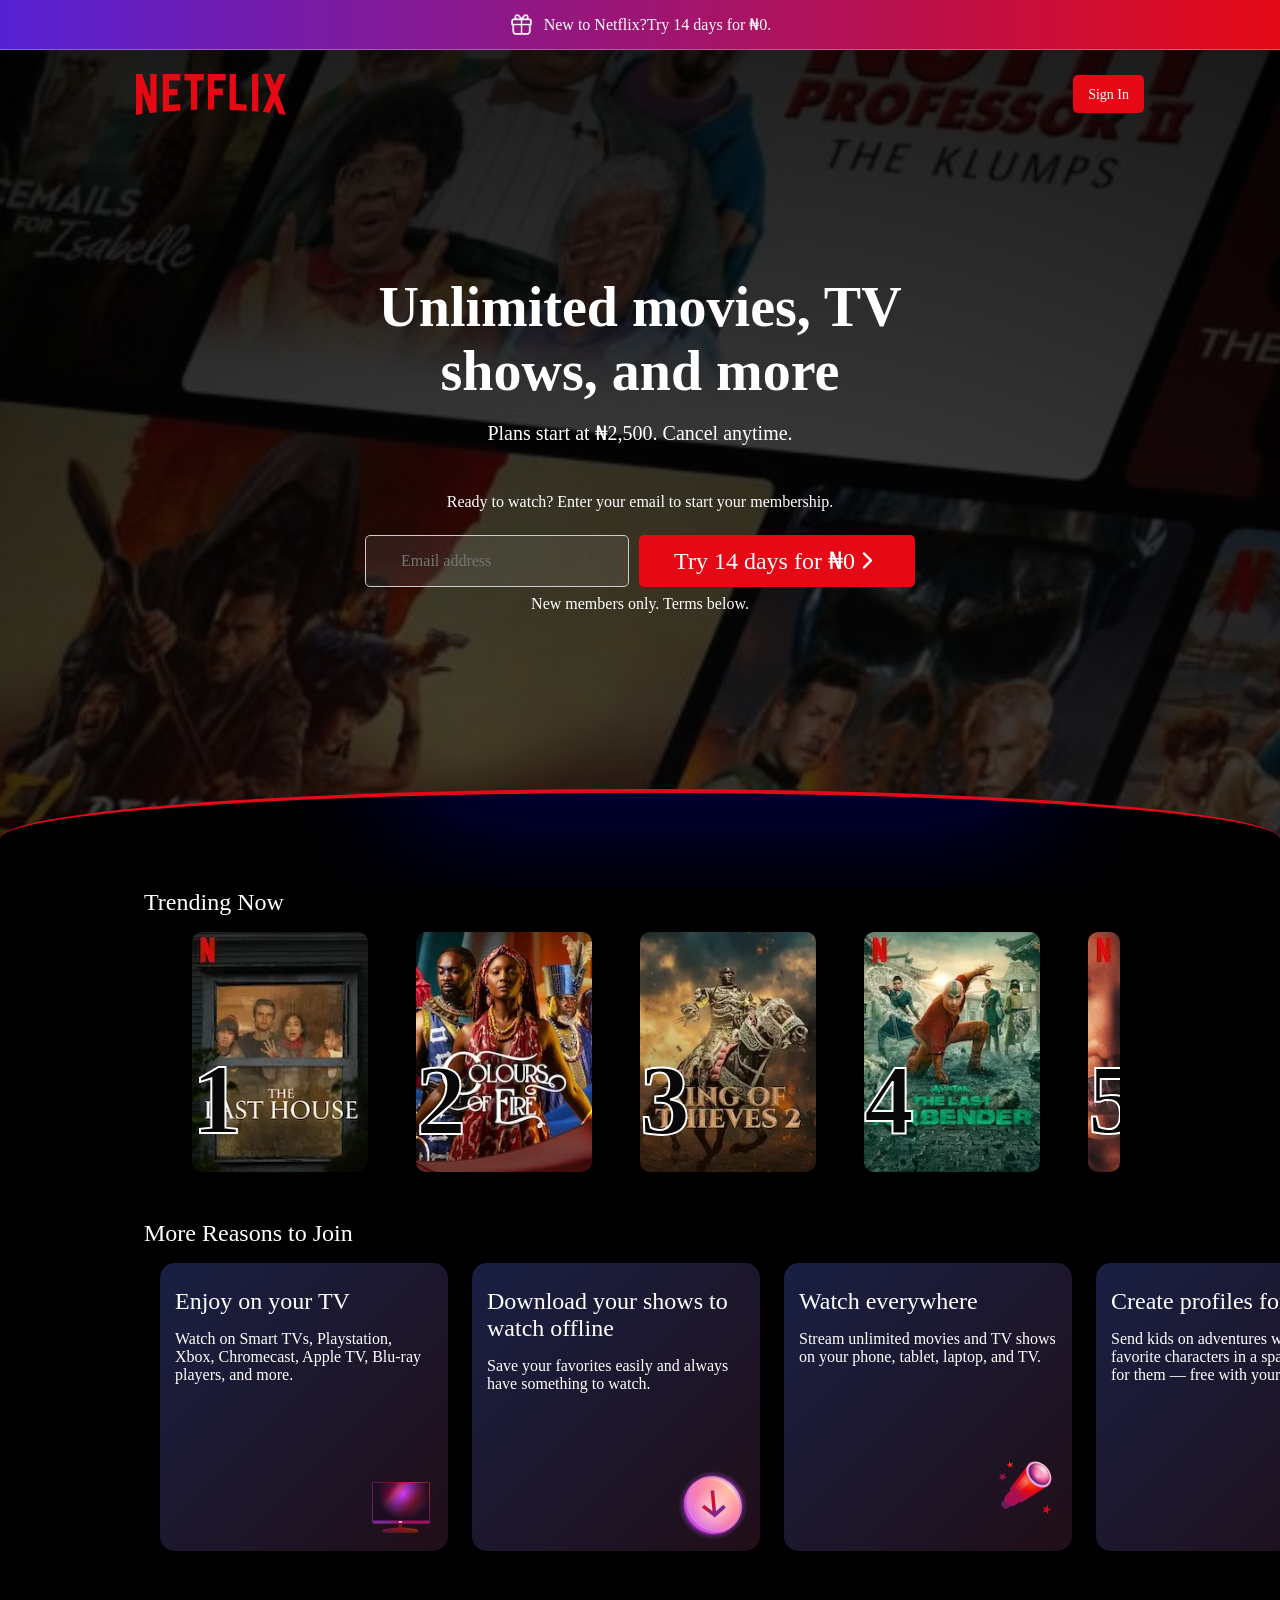
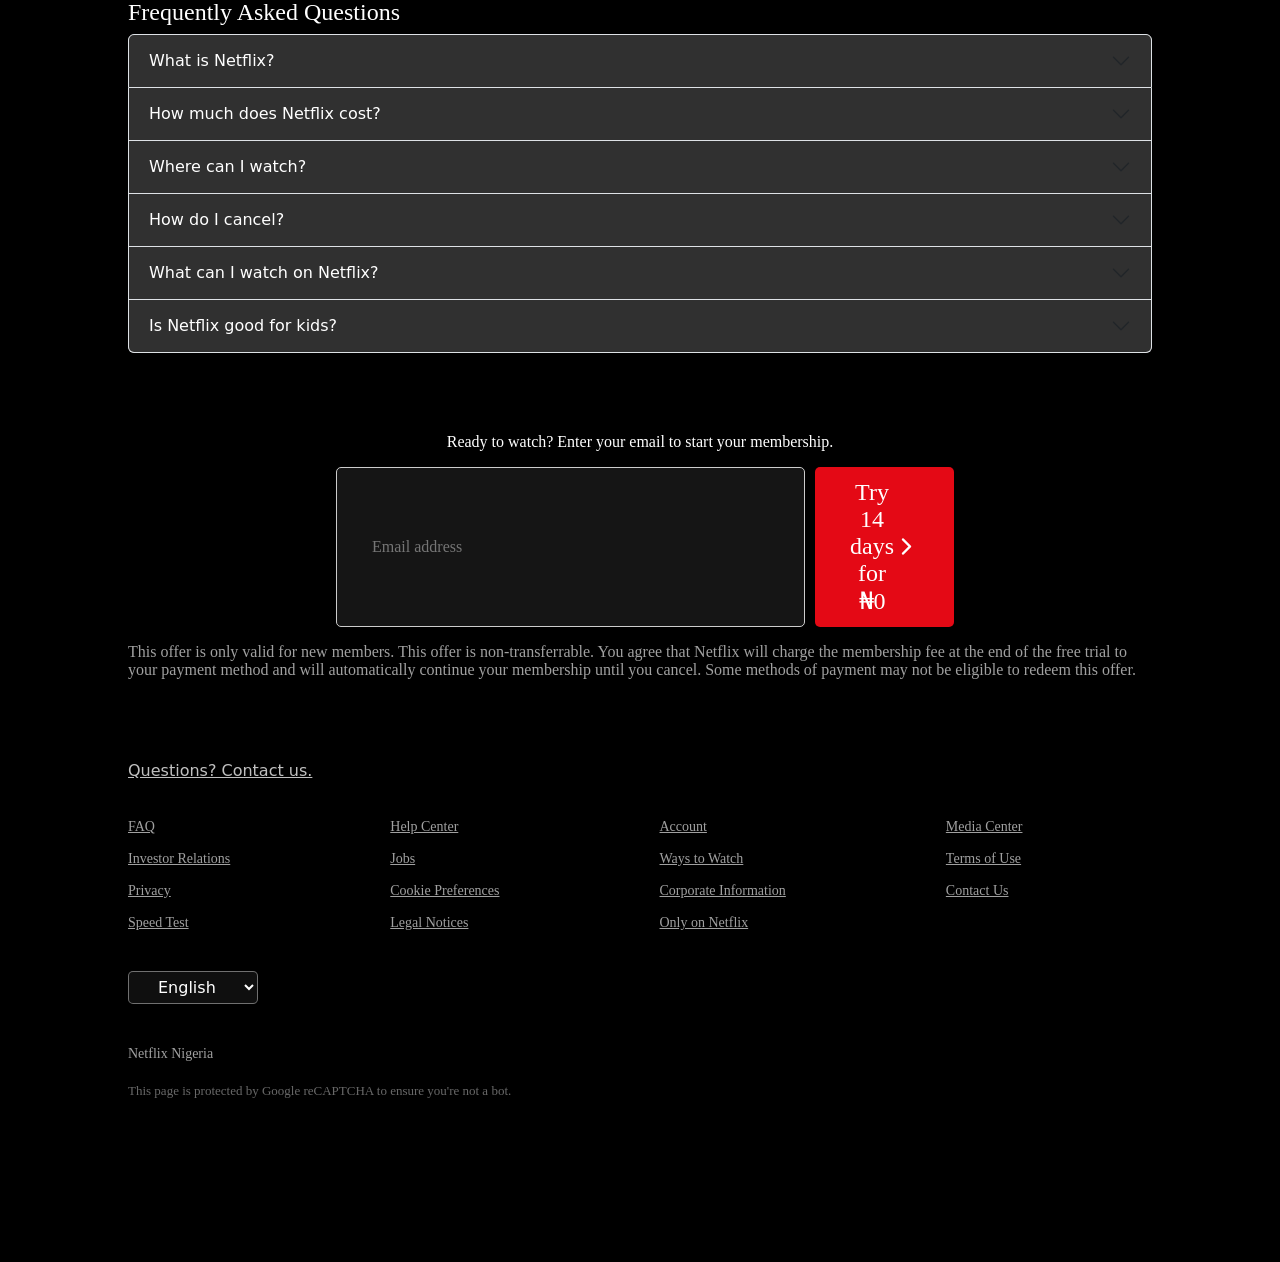
<file: index.html>
<!DOCTYPE html>
<html lang="en">

<head>
    <meta charset="UTF-8">
    <meta name="viewport" content="width=device-width, initial-scale=1.0">
    <link href="https://cdn.jsdelivr.net/npm/bootstrap@5.3.8/dist/css/bootstrap.min.css" rel="stylesheet"
        integrity="sha384-sRIl4kxILFvY47J16cr9ZwB07vP4J8+LH7qKQnuqkuIAvNWLzeN8tE5YBujZqJLB" crossorigin="anonymous">
    <link rel="stylesheet" href="./netflix.css">
    <title>Document</title>
</head>

<body>
    <header class="main-header">
        <a class="header-content" href="">
            <img class="gift-icon" src="./netfliximgs/gift (2)-recolored.png" alt="">
            <p class="header-text">New to Netflix?Try 14 days for ₦0.</p>
        </a>
    </header>
    <div class="top-flex">
        <img class="netflix-logo"
            src="./netfliximgs/imgi_1_AAAAAZge2REfWoSoWRs31izjUdgihldMUslSHTdfz-1aT4vVrgJuVByU92G8wIrBkwULJHWjM1khpzW0xWndigQFYViKFpy-pM6NZFnTKEPkpf9hcdSzCyzqBbcouyIpmgVLbodhaeyqCXaS.svg"
            alt="">
        <button class="signin-button">
            <span>Sign In</span>
        </button>
    </div>
    <div class="section1">
        <h1 class="section1-h1">Unlimited movies, TV
            <br>shows, and more
        </h1>
        <p class="section1-price">Plans start at ₦2,500. Cancel anytime.</p>
        <h3 class="section1-h3">Ready to watch? Enter your email to start your membership.</h3>
        <div class="section1-inputs">
            <input class="section1-email" type="email" placeholder="Email address">
            <button class="section1-button">
                <div class="section1-button-content">
                    <span>Try 14 days for ₦0</span>
                    <img class="section1-arrow" src="./netfliximgs/arrow.png" alt="">
                </div>
            </button>
        </div>
        <p class="section1-footer">New members only. Terms below.</p>
    </div>
    <div class="curve"></div>
    <div class="section2">
        <div class="section2-head">
            <h2 class="section2-h2">Trending Now</h2>
            <ul class="trendcards">
                <li class="bgspan card1">
                    <span class="numspan num1">1</span>
                </li>
                <li class="bgspan card2">
                    <span class="numspan num2">2</span>
                </li>
                <li class="bgspan card3">
                    <span class="numspan num3">3</span>
                </li>
                <li class="bgspan card4">
                    <span class="numspan num4">4</span>
                </li>
                <li class="bgspan card5">
                    <span class="numspan num5">5</span>
                </li>
                <li class="bgspan card6">
                    <span class="numspan num6">6</span>
                </li>
                <li class="bgspan card7">
                    <span class="numspan num7">7</span>
                </li>
                <li class="bgspan card8">
                    <span class="numspan num8">8</span>
                </li>
                <li class="bgspan card9">
                    <span class="numspan num9">9</span>
                </li>
                <li class="bgspan card10">
                    <span class="numspan num10">10</span>
                </li>
            </ul>
        </div>
        <div class="section3">
            <h2 class="section3-h2">More Reasons to Join</h2>
            <div class="section3-minisec">
                <div class="minisec box1">
                    <h3 class="sec3h3 box1h3">Enjoy on your TV</h3>
                    <p class="sec3p box1p">Watch on Smart TVs, Playstation, Xbox, Chromecast, Apple TV, Blu-ray players,
                        and more.</p>
                    <img class="sec3i box1i" src="./netfliximgs/download (8).svg" alt="">
                </div>
                <div class="minisec box2">
                    <h3 class="sec3h3 box2h3">Download your shows to watch offline</h3>
                    <p class="sec3p box2p">Save your favorites easily and always have something to watch.</p>
                    <img class="sec3i box2i" src="./netfliximgs/download (7).svg" alt="">
                </div>
                <div class="minisec box3">
                    <h3 class="sec3h3 box3h3">Watch everywhere</h3>
                    <p class="sec3p box3p">Stream unlimited movies and TV shows on your phone, tablet, laptop, and TV.
                    </p>
                    <img class="sec3i box3i" src="./netfliximgs/download (6).svg" alt="">
                </div>
                <div class="minisec box4">
                    <h3 class="sec3h3 box4h3">Create profiles for kids</h3>
                    <p class="sec3p box4p">Send kids on adventures with their favorite characters in a space made just
                        for them — free with your membership.</p>
                    <img class="sec3i box4i" src="./netfliximgs/download (5).svg" alt="">
                </div>
            </div>
        </div>

        <div class="section4">
            <h2 class="section4-h2">Frequently Asked Questions</h2>
            <div class="accordion" id="accordionExample">

                <!-- 1 -->
                <div class="accordion-item">
                    <h2 class="accordion-header" id="headingOne">
                        <button class="accordion-button collapsed" type="button" data-bs-toggle="collapse"
                            data-bs-target="#collapseOne" aria-expanded="false" aria-controls="collapseOne">
                            What is Netflix?
                        </button>
                    </h2>

                    <div id="collapseOne" class="accordion-collapse collapse" aria-labelledby="headingOne"
                        data-bs-parent="#accordionExample">

                        <div class="accordion-body">
                            Netflix is a streaming service that offers a wide variety of award-winning TV shows, movies,
                            anime, documentaries, and more on thousands of internet-connected devices.
                            <p>You can watch as much as you want, whenever you want without a single commercial – all
                                for one low monthly price. There's always something new to discover and new TV shows and
                                movies are added every week!</p>
                        </div>
                    </div>
                </div>


                <!-- 2 -->
                <div class="accordion-item">
                    <h2 class="accordion-header" id="headingTwo">
                        <button class="accordion-button collapsed" type="button" data-bs-toggle="collapse"
                            data-bs-target="#collapseTwo" aria-expanded="false" aria-controls="collapseTwo">
                            How much does Netflix cost?
                        </button>
                    </h2>

                    <div id="collapseTwo" class="accordion-collapse collapse" aria-labelledby="headingTwo"
                        data-bs-parent="#accordionExample">

                        <div class="accordion-body">
                            New members can try 14 days of Netflix for ₦0. After the free trial ends, your plan will
                            automatically renew at the regular price depending on the plan you select. Plans range from
                            ₦2,500 to ₦8,500.
                            <p>Watch Netflix on your smartphone, tablet, Smart TV, laptop, or streaming device. No extra
                                costs, cancel anytime.</p>
                        </div>
                    </div>
                </div>


                <!-- 3 -->
                <div class="accordion-item">
                    <h2 class="accordion-header" id="headingThree">
                        <button class="accordion-button collapsed" type="button" data-bs-toggle="collapse"
                            data-bs-target="#collapseThree" aria-expanded="false" aria-controls="collapseThree">
                            Where can I watch?
                        </button>
                    </h2>

                    <div id="collapseThree" class="accordion-collapse collapse" aria-labelledby="headingThree"
                        data-bs-parent="#accordionExample">

                        <div class="accordion-body">
                            Watch anywhere, anytime. Sign in with your Netflix account to watch instantly on the web at
                            netflix.com from your personal computer or on any internet-connected device that offers the
                            Netflix app, including smart TVs, smartphones, tablets, streaming media players and game
                            consoles.
                            <p>You can also download your favorite shows with the iOS or Android app. Use downloads to
                                watch while you're on the go and without an internet connection. Take Netflix with you
                                anywhere.</p>
                        </div>
                    </div>
                </div>


                <!-- 4 -->
                <div class="accordion-item">
                    <h2 class="accordion-header" id="headingFour">
                        <button class="accordion-button collapsed" type="button" data-bs-toggle="collapse"
                            data-bs-target="#collapseFour" aria-expanded="false" aria-controls="collapseFour">
                            How do I cancel?
                        </button>
                    </h2>

                    <div id="collapseFour" class="accordion-collapse collapse" aria-labelledby="headingFour"
                        data-bs-parent="#accordionExample">

                        <div class="accordion-body">
                            Netflix is flexible. You can easily cancel your account online in two clicks. There are no
                            cancellation fees – start or stop your account anytime.
                        </div>
                    </div>
                </div>


                <!-- 5 -->
                <div class="accordion-item">
                    <h2 class="accordion-header" id="headingFive">
                        <button class="accordion-button collapsed" type="button" data-bs-toggle="collapse"
                            data-bs-target="#collapseFive" aria-expanded="false" aria-controls="collapseFive">
                            What can I watch on Netflix?
                        </button>
                    </h2>

                    <div id="collapseFive" class="accordion-collapse collapse" aria-labelledby="headingFive"
                        data-bs-parent="#accordionExample">

                        <div class="accordion-body">
                            Netflix has an extensive library of feature films, documentaries, TV shows, anime,
                            award-winning Netflix originals, and more. Watch as much as you want, anytime you want.
                        </div>
                    </div>
                </div>


                <!-- 6 -->
                <div class="accordion-item">
                    <h2 class="accordion-header" id="headingSix">
                        <button class="accordion-button collapsed" type="button" data-bs-toggle="collapse"
                            data-bs-target="#collapseSix" aria-expanded="false" aria-controls="collapseSix">
                            Is Netflix good for kids?
                        </button>
                    </h2>

                    <div id="collapseSix" class="accordion-collapse collapse" aria-labelledby="headingSix"
                        data-bs-parent="#accordionExample">

                        <div class="accordion-body">
                            The Netflix Kids experience is included in your membership to give parents control while
                            kids enjoy family-friendly TV shows and movies in their own space.
                            <p>Kids profiles come with PIN-protected parental controls that let you restrict the
                                maturity rating of content kids can watch and block specific titles you don’t want kids
                                to see.</p>
                        </div>
                    </div>
                </div>

            </div>
            <div class="section5">
                <h3 class="section5-h3">Ready to watch? Enter your email to start your membership.</h3>
                <div class="section5-inputs">
                    <input class="section5-email" type="email" placeholder="Email address">
                    <button class="section5-button">
                        <div class="section5-button-content">
                            <span>Try 14 days for ₦0</span>
                            <img class="section5-arrow" src="./netfliximgs/arrow.png" alt="">
                        </div>
                    </button>
                </div>
                <p class="section5-p">This offer is only valid for new members. This offer is non-transferrable. You
                    agree that Netflix will charge the membership fee at the end of the free trial to your payment
                    method and will automatically continue your membership until you cancel. Some methods of payment may
                    not be eligible to redeem this offer.</p>
            </div>
        </div>
        <footer>
            <div class="footer-head"><a href="">Questions? Contact us.</a></div>
            <div class="footer-linksec">
                <ul class="linksec lsec1">
                    <li><a href="">FAQ</a></li>
                    <li><a href="">Investor Relations</a></li>
                    <li><a href="">Privacy</a></li>
                    <li><a href="">Speed Test</a></li>
                </ul>
                <ul class="linksec lsec2">
                    <li><a href="">Help Center</a></li>
                    <li><a href="">Jobs</a></li>
                    <li><a href="">Cookie Preferences</a></li>
                    <li><a href="">Legal Notices</a></li>
                </ul>
                <ul class="linksec lsec3">
                    <li><a href="">Account</a></li>
                    <li><a href="">Ways to Watch</a></li>
                    <li><a href="">Corporate Information</a></li>
                    <li><a href="">Only on Netflix</a></li>
                </ul>
                <ul class="linksec lsec4">
                    <li><a href="">Media Center</a></li>
                    <li><a href="">Terms of Use</a></li>
                    <li><a href="">Contact Us</a></li>
                </ul>
            </div>
            <select class="lang-select" name="" id="">
                <img src="./netfliximgs/translate-recolored.png" alt="">
                <option value="">English</option>
            </select>
            <p class="footerp">Netflix Nigeria</p>
            <span class="footerspan">This page is protected by Google reCAPTCHA to ensure you're not a bot.</span>
        </footer>

    </div>


</body>
<script src="https://cdn.jsdelivr.net/npm/bootstrap@5.3.8/dist/js/bootstrap.bundle.min.js"
    integrity="sha384-FKyoEForCGlyvwx9Hj09JcYn3nv7wiPVlz7YYwJrWVcXK/BmnVDxM+D2scQbITxI"
    crossorigin="anonymous"></script>

</html>
</file>
<file: netflix.css>
:root{
    --Netflix-Font: 'Netflix Sans';
    /* --font sizes-- */
    --Netflix-Font-Size-Mini: 14px;
    --Netflix-Font-Size-Small: 16px;
    --Netflix-Font-Size-Medium: 20px;
    --Netflix-Font-Size-Large: 56px;
    /* --font weights-- */
    --Netflix-Font-Weight-Small: 400;
    --Netflix-Font-Weight-Medium: 500;
    --Netflix-Font-Weight-Large: 700;
    /* --font color-- */
    --Netflix-Font-Color: white;
}

*{
    padding: 0;
    margin: 0;
    box-sizing: border-box;
}

body {
    background: radial-gradient(circle at center, #10101078, #000000e1),
                url('./netfliximgs/imgi_2_NG-en-20260803-TRIFECTA-perspective_b93c7561-e9f5-49e8-a877-cb91200dd005_large.jpg');

    background-position: center;
    background-repeat: no-repeat;
    background-size: cover;
    background-attachment: scroll;
}

.main-header{
    border-bottom: 1px solid #cccccc65;
    position: sticky;
    top: 0;
    z-index: 1;
}
.header-content{
    display: flex;
    align-items: center;
    gap: 10px;
    justify-content: center;
    padding: 12px;
    text-decoration: none;
}

.main-header{
    background: linear-gradient(to right,#5621d3,#E40915);
}
.gift-icon{
    width: 25px;
}
.header-text{
    font: var(--Netflix-Font-Weight-Medium) var(--Netflix-Font-Size-Small) var(--Netflix-Font);
    color: var(--Netflix-Font-Color);
    margin: 0;
    
}

.netflix-logo{
    width: clamp(90px, 12vw, 150px);
}

.signin-button{
    background-color: #e40915;
    padding: 7px 15px;
    border-radius: 5px;
    border: none;
    
    margin-left: auto;

}


.signin-button span{
    font: var(--Netflix-Font-Weight-Medium) var(--Netflix-Font-Size-Mini) var(--Netflix-Font);
    color: white;

    white-space: nowrap;
}

.top-flex{
    display: flex;
    align-items: center;
    justify-content: space-between;
    margin: 1.5em 8.5em;
}

.section1-h1{
    font: var(--Netflix-Font-Weight-Large) var(--Netflix-Font-Size-Large) var(--Netflix-Font);
    color: white;
    text-align: center;

    white-space: nowrap;
}
.section1{
    display: flex;
    flex-direction: column;
    align-items: center;
    justify-content: center;

    margin-top: 10em;
}
.section1-price{
    font: var(--Netflix-Font-Weight-Medium) var(--Netflix-Font-Size-Medium) var(--Netflix-Font);
    color: white;

    margin-top: 0.5em;
}
.section1-h3{
    font: var(--Netflix-Font-Weight-Small) var(--Netflix-Font-Size-Small) var(--Netflix-Font);
    color: white;

    margin-top: 2em;
}

.section1-button span{
    font: var(--Netflix-Font-Weight-Medium) 24px var(--Netflix-Font);
    color: white;
}
.section1-footer{
    font: var(--Netflix-Font-Weight-Small) var(--Netflix-Font-Size-Small) var(--Netflix-Font);
    color: white;

    margin-top: 0.5em;
}
.section1-button{
    background-color: #E40915;
    border: none;
    padding: 12px 35px;
    border-radius: 5px;
}
.section1-arrow{
    width: 25px;
}
.section1-email{
  padding: 15px 35px;
  font: var(--Netflix-Font-Weight-Small) var(--Netflix-Font-Size-Small) var(--Netflix-Font); 
  border-radius: 5px;
  border: 1px solid #ccc;
  background-color: #cccccc1a;
}
.section1-button-content{
    display: flex;
    align-items: center;

}

.section1-inputs{
    display: flex;
    gap: 10px;

    margin-top: 1em;
}

.curve{
    width: 100%;
    height: 100px;

    background-color: black;
    border-top: 4px solid #E10B1A;


    border-top-left-radius: 100%;
    border-top-right-radius: 100%;
    margin-top: 10em;
    position: relative;
    overflow: hidden;
    
}
.curve::before{
    content:"";
    position:absolute;
    top:-40px;      
    left:400px;
    width:50%;
    height:50px;

    background:rgba(0, 0, 255, 0.579);
    filter:blur(60px);

    z-index:0;
}
.section2-h2{
    font: var(--Netflix-Font-Weight-Medium) 24px var(--Netflix-Font);
    color: white;
    margin: auto 6em;
}

.numspan{
    font: 700 100px var(--Netflix-Font);
    color: #090808;
    -webkit-text-stroke: 2px white;
}

.card1{
    background: url(./netfliximgs/imgi_20_AAAABeMf38J8BfSwaPGwqyyH1bh9xRy5TTduGHkgRHOrPAWSQV2qLqJOyOPgTWpQS_X8sm08WbnzcHtnEWSF0lym_O6wWU6FSapo7A3VQelXKzOKywdsjcpFeuDxpeCvkZo95tyG.webp);
    background-repeat: no-repeat;
    background-size: cover;
    background-position: center;
    width: 100%;
    height: 100%;
    border-radius: 10px;
    position: relative;
}
.num1{
    position: absolute;
    transform: translateY(110px);
}
.card2{
    background: url(./netfliximgs/imgi_21_AAAABcILn-2xtUXi1qxcAFpir2YIekWnZsQX_z3U95o9i0qcYOUPNnMZinAUF-iVW1OfQ4eyy1n0uQgokNp2ZF4xLOUM0nx447zG8JI.webp);
    background-repeat: no-repeat;
    background-size: cover;
    background-position: center;
    width: 100%;
    height: 100%;
    border-radius: 10px;
    position: relative;
}
.num2{
    position: absolute;
    transform: translateY(110px);
}
.card3{
    background: url(./netfliximgs/imgi_20_AAAABdqa3soiO1KTrWi85Gx-ADgSE8xtDXGW0ImRCcXK6Ni8u3m23anJb3xJCtDAMhEYMUuNc-vlL6DkMFJyESVMGJDwuUlCtN3KwGk.webp);
    background-repeat: no-repeat;
    background-size: cover;
    background-position: center;
    width: 100%;
    height: 100%;
    border-radius: 10px;
    position: relative;
}
.num3{
    position: absolute;
    transform: translateY(110px);
}
.card4{
    background: url(./netfliximgs/imgi_21_AAAABYMJOpwnAZIoMUgOROfg4f5HaS2Rs-vsp9ue-oVi_GpL52CBKfYbmqe7miOu8l3BDGv-6_r-5SsZUrBb4vPxDuKNnZotR0Un3O4Kyxh5fgqD2BnjYtqM4mKoepuEZeZrYfF5.webp);
    background-repeat: no-repeat;
    background-size: cover;
    background-position: center;
    width: 100%;
    height: 100%;
    border-radius: 10px;
    position: relative;
}
.num4{
    position: absolute;
    transform: translateY(110px);
}
.card5{
    background: url(./netfliximgs/imgi_22_AAAABZCAj_cjZ0VPF4_qeXYvIyyqKAzsm_rBTGONuyQXScqkmWQihnkqq-HNGREZrqkYh4T0jY2wBf3bWHhuxVfdte_zEkBCEim72KZKSPS7PQ2VZsocyROFd7xn50C2e8UjJvep.webp);
    background-repeat: no-repeat;
    background-size: cover;
    background-position: center;
    width: 100%;
    height: 100%;
    border-radius: 10px;
    position: relative;
}
.num5{
    position: absolute;
    transform: translateY(110px);
}
.card6{
    background: url(./netfliximgs/imgi_23_AAAABR1FkTExzj5mZAniFP89syyuN1NQ0oxv-bMAO56QZ7YXi4SoSv-tG8NVzxvBdbwiiYBRmZGoL3zhwzNMpMp-gchNW3oMuNpgTY8.webp);
    background-repeat: no-repeat;
    background-size: cover;
    background-position: center;
    width: 100%;
    height: 100%;
    border-radius: 10px;
    position: relative;
}
.num6{
    position: absolute;
    transform: translateY(110px);
}
.card7{
    background: url(./netfliximgs/imgi_24_AAAABV_oJPedN9O1LzeglIVBrs8pKCDK5S1GXPWpKz70PruwgasoAwUBt7BT2bj7O1vIRmypdFe_0tvy5mM2oHT3FmOm9hVkRTPhzv90b_R9855lzsRaV5i-IN8IjaG18Arvvqed.webp);
    background-repeat: no-repeat;
    background-size: cover;
    background-position: center;
    width: 100%;
    height: 100%;
    border-radius: 10px;
    position: relative;
}
.num7{
    position: absolute;
    transform: translateY(110px);
}
.card8{
    background: url(./netfliximgs/imgi_25_AAAABeGtVfRUQaCDtTppYUMK2KSgmJdVZjmAYhKXHdkPKnfmLQrH9I4yNE_Rp43H2AYnhNCpxcJBVBnbWH7PRUKWiERMt5eP5ytBzykJU5VXiIVeqHPJVd5yBst9XGTH3iqT42kS.webp);
    background-repeat: no-repeat;
    background-size: cover;
    background-position: center;
    width: 100%;
    height: 100%;
    border-radius: 10px;
    position: relative;
}
.num8{
    position: absolute;
    transform: translateY(110px);
}
.card9{
    background: url(./netfliximgs/imgi_26_AAAABTRbColAsVlMJR9Ln3qgfnqf35TrAf2eeEHCLqHs2hDwWSWfffLr5QMPoNtLpzNcPYswJ2nZn6_6A7hP6HQW0IQ7Iw0t4-OQrXA.webp);
    background-repeat: no-repeat;
    background-size: cover;
    background-position: center;
    width: 100%;
    height: 100%;
    border-radius: 10px;
    position: relative;
}
.num9{
    position: absolute;
    transform: translateY(110px);
}
.card10{
    background: url(./netfliximgs/imgi_27_AAAABbkXDlESu-ShV8oo7U7EIUUmliA7J2TQIIxKIw3Ib70YitNiQnxVLy0MBO1HqDrO-SBFbLJ4KCRtZNOrIQZed6CpzYmIRvcjPLJuzO-95MgKpPiMvEo8eGQIcTLcCFV8JTbq.webp);
    background-repeat: no-repeat;
    background-size: cover;
    background-position: center;
    width: 100%;
    height: 100%;
    border-radius: 10px;
    position: relative;
}
.num10{
    position: absolute;
    transform: translateY(110px);
}

.section2{
    background-color: rgb(0, 0, 0);
    min-height: 100vh;
}
.trendcards{
    display: grid;
    grid-template-columns: 11em 11em 11em 11em 11em 11em 11em 11em 11em 11em;
    grid-template-rows: 15em;
    gap: 3em;
    border-radius: 10px;
    /* overflow: hidden; */
   

    list-style: none;
    margin: 1em 10em;
    overflow-x: scroll;
    white-space: nowrap;
}


.trendcards::-webkit-scrollbar{
    appearance: none;
}
.section3{
    margin-top: 3em;
}
.section3-minisec{
    display: grid;
    grid-template-columns: 18em 18em 18em 18em;
    grid-template-rows: 18em;
    gap: 1.5em;
    border-radius: 15px;

    margin: 1em 10em;
}
.minisec{
    background: linear-gradient(to bottom right,#192043,#200E17);
    border-radius: 15px;
    padding: 25px 15px;
}
.section3-h2{
    font: var(--Netflix-Font-Weight-Medium) 24px var(--Netflix-Font);
    color: white;
    margin: auto 6em;
}

.sec3h3{
    font: var(--Netflix-Font-Weight-Medium) 24px var(--Netflix-Font);
    color: white;
}

.sec3p{
    font: var(--Netflix-Font-Weight-Small) var(--Netflix-Font-Size-Small) var(--Netflix-Font);
    color: white;
    margin-top: 15px;
}

.box1,
.box2,
.box3,
.box4{
    position: relative;
}
.box1i{
    position: absolute;
    transform: translateY(70px)
    translateX(190px);
}
.box2i{
    position: absolute;
    transform: translateY(60px)
    translateX(190px);
}
.box3i{
    position: absolute;
    transform: translateY(70px)
    translateX(190px);
}
.box4i{
    position: absolute;
    transform: translateY(50px)
    translateX(190px);
}

.section4{
    margin: 3em 8em;
}

.section4-h2{
    font: var(--Netflix-Font-Weight-Medium) 24px var(--Netflix-Font);
    color: white;
}
.accordion-button {
    background-color: #303030;
    color: white;
    gap: 2em;
}
.accordion-body{
    background-color: #303030;
    color: white;
}
.accordion-button:active{
    background-color: none;
    border: none;
}

.section5-button{
    background-color: #E40915;
    border: none;
    padding: 12px 35px;
    border-radius: 5px;
}
.section5-arrow{
    width: 25px;
}
.section5-email{
  padding: 15px 35px;
  padding-right: 15em;
  font: var(--Netflix-Font-Weight-Small) var(--Netflix-Font-Size-Small) var(--Netflix-Font); 
  border-radius: 5px;
  border: 1px solid #ccc;
  background-color: #cccccc1a;
}
.section5-button-content{
    display: flex;
    align-items: center;

}

.section5-inputs{
    display: flex;
    gap: 10px;

    margin: 1em 13em;
}
.section5-button span{
    font: var(--Netflix-Font-Weight-Medium) 24px var(--Netflix-Font);
    color: white;
}
.section5-h3{
    font: var(--Netflix-Font-Weight-Small) var(--Netflix-Font-Size-Small) var(--Netflix-Font);
    color: white;
    text-align: center;
}

.section5{
    margin: 5em auto;
}

.section5-p{
    font: var(--Netflix-Font-Weight-Small) var(--Netflix-Font-Size-Small) var(--Netflix-Font);
    color: #ffffffa0;
}


.lang-select{
    background-color: #cccccc13;
    color: white;

    margin-top: 2em;
    border-radius: 5px;
    padding: 5px 25px;
    border: 1px solid #cccccc84;
}
.lang-select:active{
    border: 2px solid #ccc;
}
footer{
    margin: auto 8em;
    padding-bottom: 10em;
}
.lsec1,
.lsec2,
.lsec3,
.lsec4{
    font: var(--Netflix-Font-Weight-Small) var(--Netflix-Font-Size-Mini) var(--Netflix-Font);
    list-style: none;
    margin: 0;
    padding: 0;

    line-height: 2.3em;
    margin-top: 2em;
}
.lsec1 a,
.lsec2 a,
.lsec3 a,
.lsec4 a{
    color: #ffffffa0;
}
.footer-head a{
    color: #ffffffc0;
}
.footer-linksec{
    display: flex;
    gap: 10em;
}

.footerp{
    font: var(--Netflix-Font-Weight-Small) var(--Netflix-Font-Size-Mini) var(--Netflix-Font);
    color: #ffffffa0;
    padding-top: 3em;
}
.footerspan{
    font: var(--Netflix-Font-Weight-Small) 13px var(--Netflix-Font);
    color: #ffffff68;
}









@media (max-width: 768px) {

    .top-flex {
        margin: 1.5em 1.5em;
    }

    .section1 {
        margin-top: 5em;
        transform: none;
        padding: 0 20px;
    }

    .section1-h1 {
        font-size: 40px;
        white-space: normal;
    }

    .section1-price {
        font-size: 18px;
        text-align: center;
    }

    .section1-h3 {
        text-align: center;
    }

    .section1-inputs {
        flex-direction: column;
        width: 100%;
        max-width: 450px;
    }

    .section1-email {
        width: 100%;
    }

    .section1-button {
        width: 100%;
    }


    .section2-h2,
    .section3-h2 {
        margin: 0 20px;
    }


    .trendcards {
        margin: 1em 20px;
        gap: 1em;
    }


    .section3-minisec {
        grid-template-columns: 1fr;
        margin: 1em 20px;
    }
    .box1,
    .box2,
    .box3,
    .box4{
    position: relative;
}
    .box1i{
    position: absolute;
    transform: translateY(10px)
    translateX(10px);
}
    .box2i{
    position: absolute;
    transform: translateY(-30px)
    translateX(370px);
    width: 50px;
}
    .box3i{
    position: absolute;
    transform: translateY(-20px)
    translateX(360px);
    width: 50px;
}
    .box4i{
    position: absolute;
    transform: translateY(-30px)
    translateX(360px);
    width: 50px;
}


    .section4 {
        margin: 3em 20px;
    }


    .section5-inputs {
        flex-direction: column;
        margin: 1em 20px;
    }

    .section5-email {
        width: 100%;
        padding-right: 15px;
    }

    .section5-button {
        width: 100%;
    }


    footer {
        margin: auto 20px;
    }

    .footer-linksec {
        display: grid;
        grid-template-columns: 1fr 1fr;
        gap: 0 30px;
    }
}

@media (max-width: 480px) {

    .netflix-logo {
        width: 90px;
    }

    .signin-button {
        padding: 6px 12px;
    }

    .section1 {
        margin-top: 3em;
    }
    
    .section1-h1 {
        font-size: 32px;
    }

    .section1-price {
        font-size: 16px;
    }

    .section1-h3 {
        font-size: 14px;
    }

    .numspan {
        font-size: 80px;
    }

    .section4-h2,
    .section3-h2,
    .section2-h2 {
        font-size: 20px;
    }
    .box1,
    .box2,
    .box3,
    .box4{
    position: relative;
}
    .box1i{
    position: absolute;
    transform: translateY(70px)
    translateX(10px);
    display: none;
}
    .box2i{
    position: absolute;
    transform: translateY(-30px)
    translateX(370px);
    width: 50px;
    display: none;
}
    .box3i{
    position: absolute;
    transform: translateY(-20px)
    translateX(360px);
    width: 50px;
    display: none;
}
    .box4i{
    position: absolute;
    transform: translateY(-30px)
    translateX(360px);
    width: 50px;
    display: none;
}
}

@media (max-width: 320px) {

    .top-flex {
        margin: 1.2em 15px;
    }

    .netflix-logo {
        width: 85px;
    }

    .signin-button {
        padding: 6px 10px;
    }


    .section1 {
        margin-top: 3em;
        padding: 0 15px;
        transform: none;
    }

    .section1-h1 {
        font-size: 28px;
        white-space: normal;
        text-align: center;
    }

    .section1-price {
        font-size: 15px;
        text-align: center;
    }

    .section1-h3 {
        font-size: 14px;
        text-align: center;
    }


    .section1-inputs {
        width: 100%;
        flex-direction: column;
    }

    .section1-email {
        width: 100%;
        padding: 13px 15px;
    }

    .section1-button {
        width: 100%;
    }

    .section1-button span {
        font-size: 18px;
    }


    .section2-h2,
    .section3-h2 {
        margin: 0 15px;
        font-size: 20px;
    }

    .trendcards {
        margin: 1em 15px;
        gap: 1em;
    }


    .section3-minisec {
        grid-template-columns: 1fr;
        margin: 1em 15px;
    }

    .minisec {
        min-height: 18em;
    }

    .section4 {
        margin: 3em 15px;
    }

    .section4-h2 {
        font-size: 20px;
    }
    

    .section5-inputs {
        flex-direction: column;
        margin: 1em 15px;
    }

    .section5-email {
        width: 100%;
        padding: 13px 15px;
    }

    .section5-button {
        width: 100%;
    }

    .section5-button span {
        font-size: 18px;
    }
    .box1,
    .box2,
    .box3,
    .box4{
    position: relative;
}
    .box1i{
    position: absolute;
    /* transform: translateY(70px)
    translateX(10px); */
    display: none;
}
    .box2i{
    position: absolute;
    top: 20px;
    right: 15px;
    width: 50px;
    display: none;
}
    .box3i{
    position: absolute;
    top: 20px;
    right: 15px;
    /* transform: translateY(-20px)
    translateX(360px); */
    width: 50px;
    display: none;
}
    .box4i{
    position: absolute;
    /* transform: translateY(-30px)
    translateX(360px); */
    width: 50px;
    display: none;
}

    footer {
        margin: auto 15px;
    }

    .footer-linksec {
        display: grid;
        grid-template-columns: 1fr 1fr;
        gap: 20px;
    }

}
</file>
